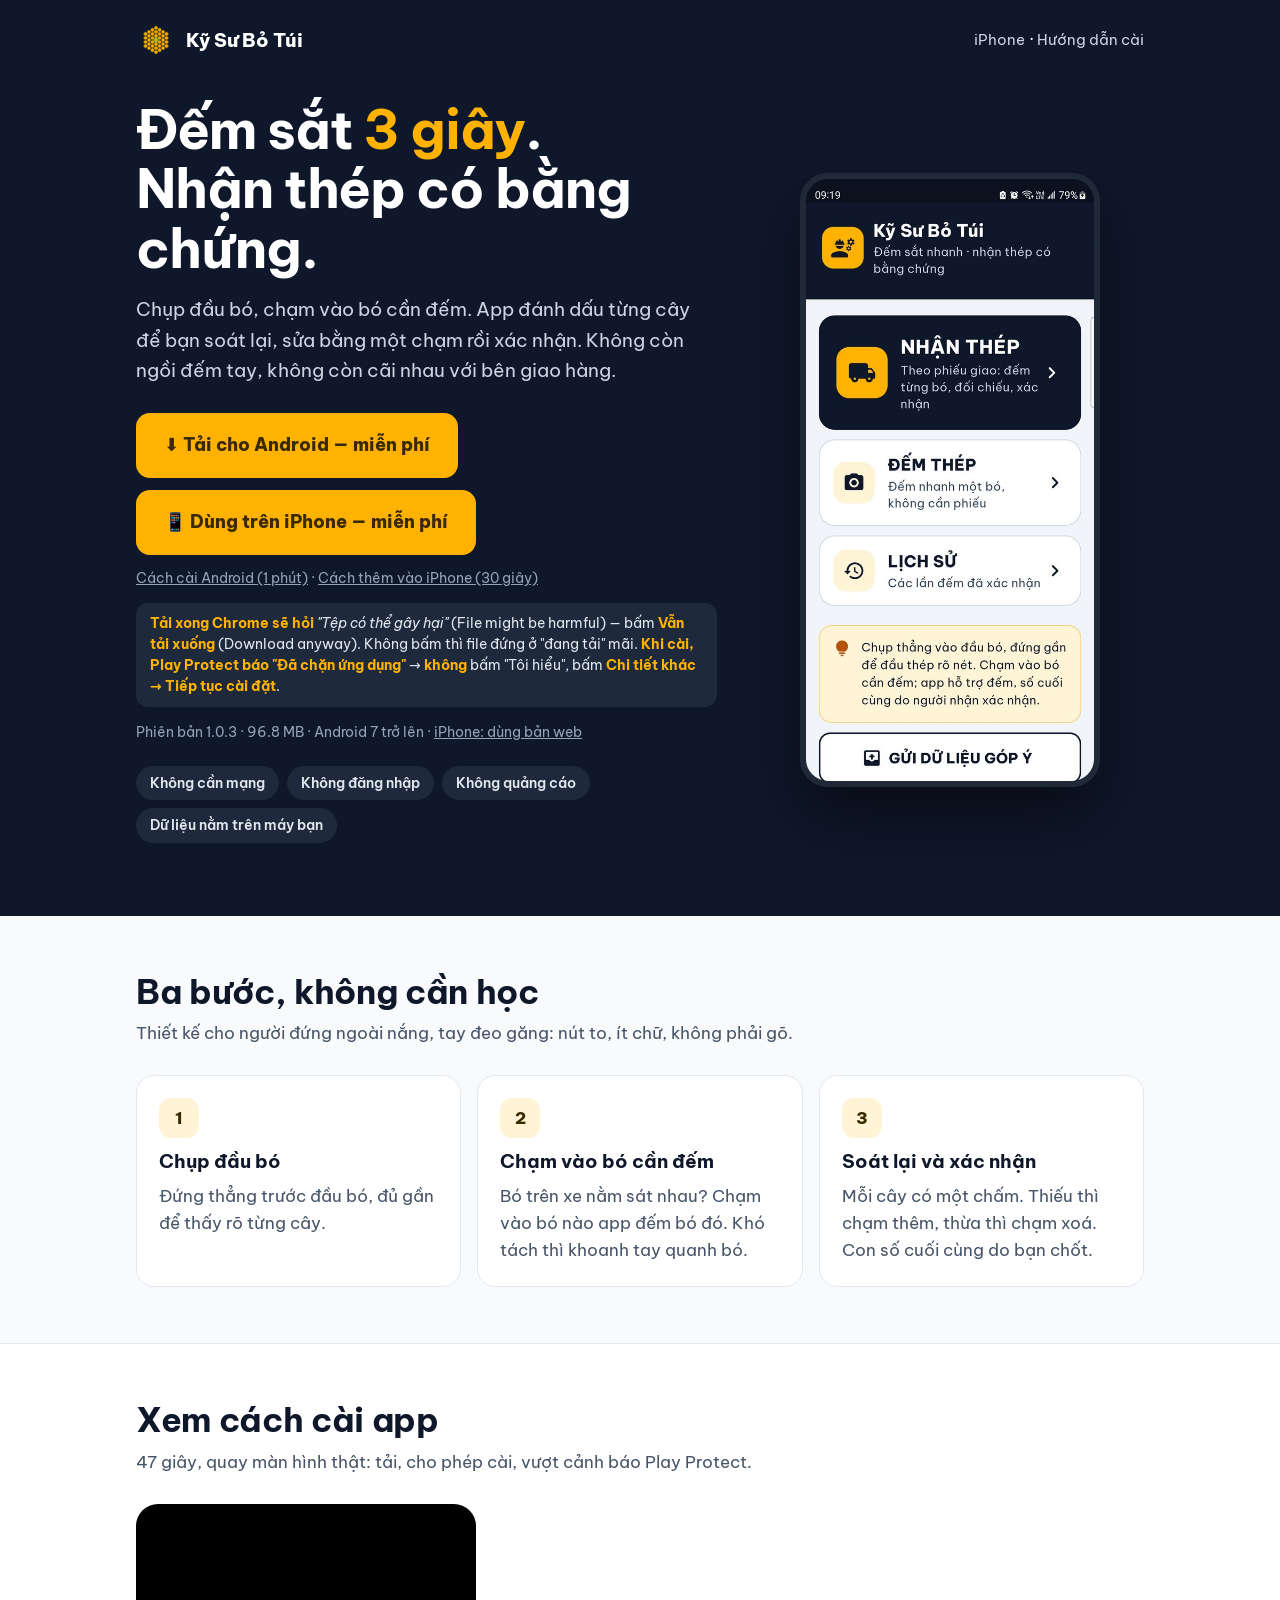
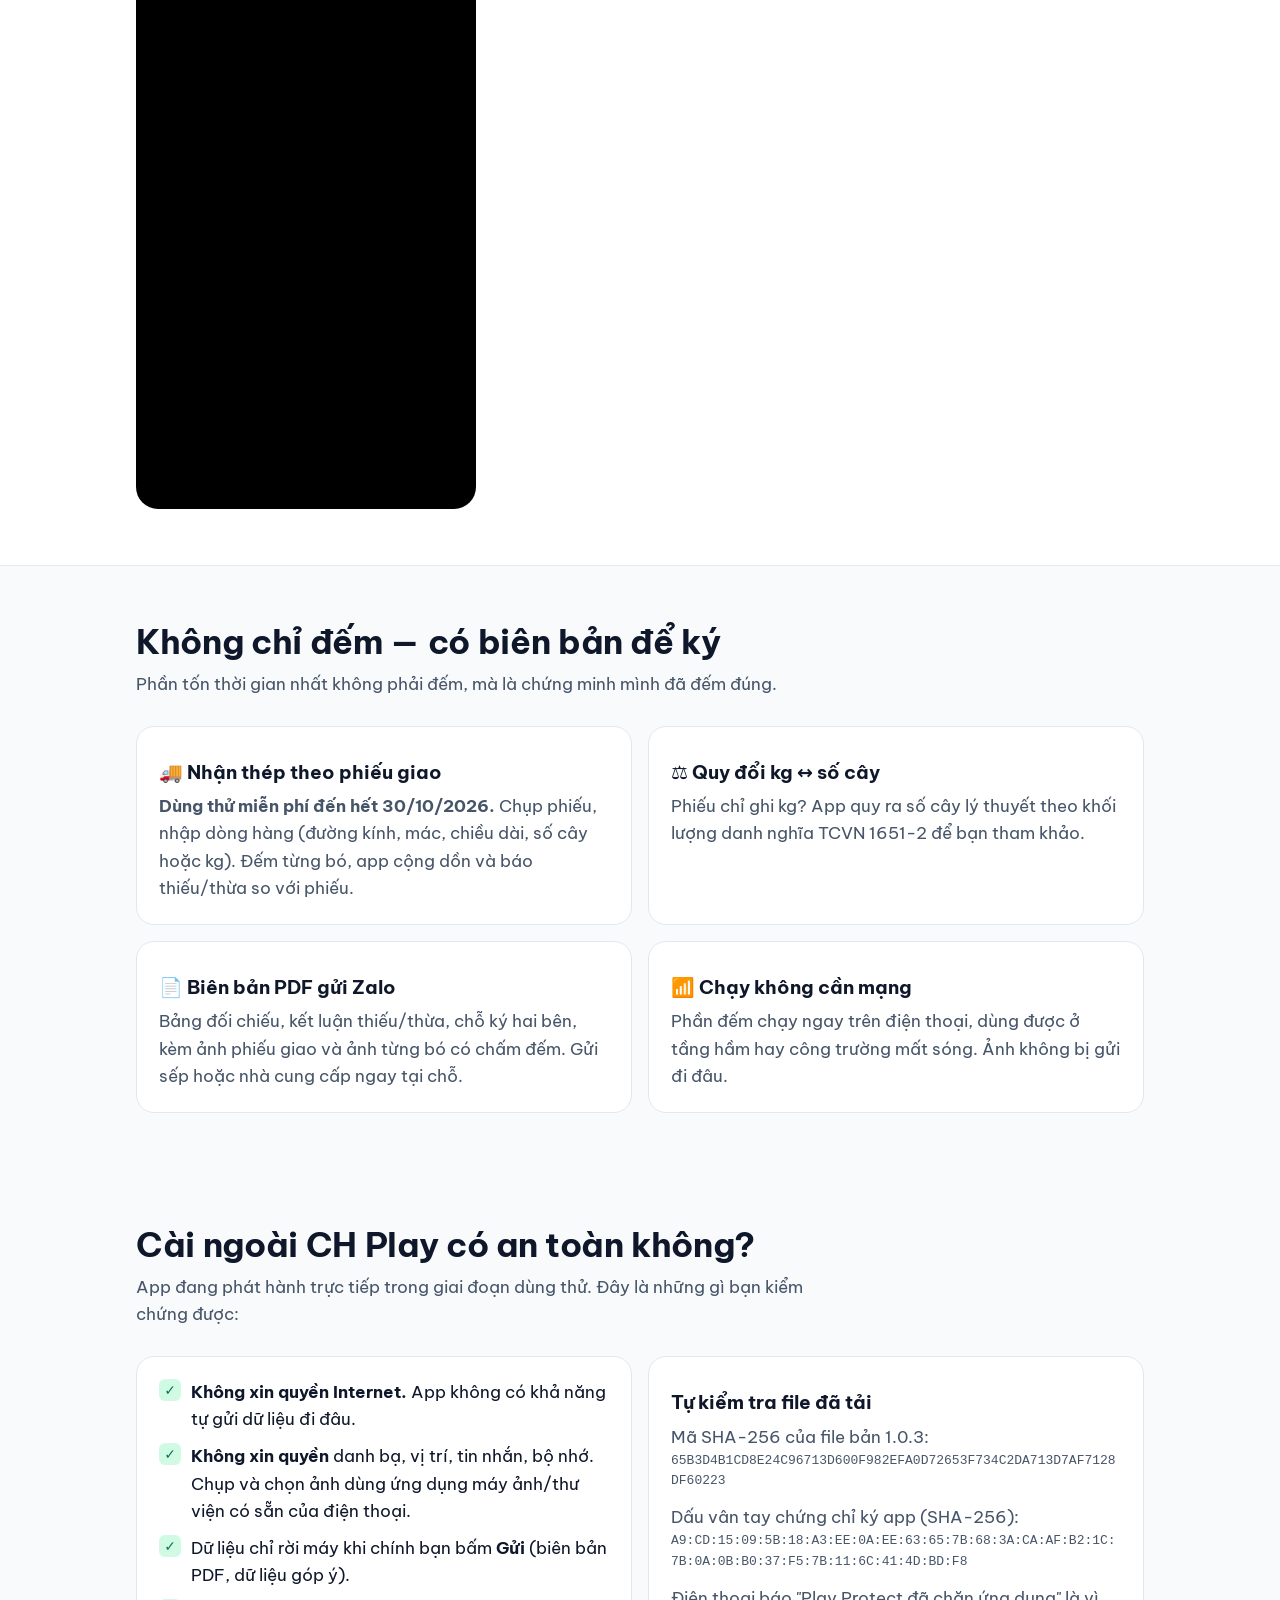
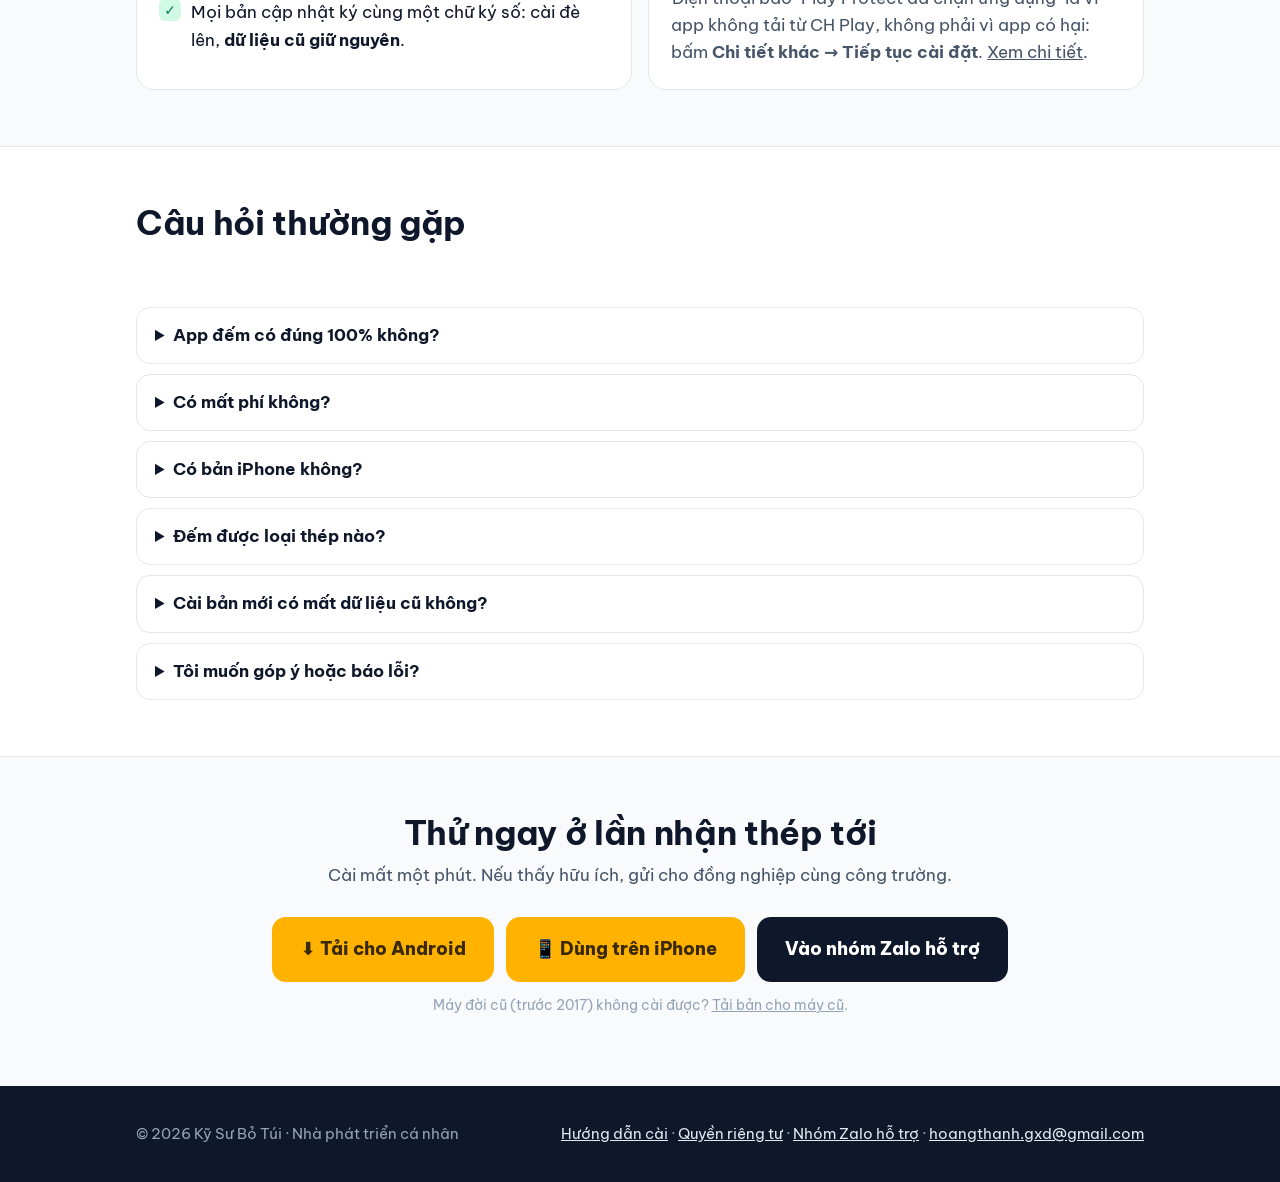
<file: index.html>
<!doctype html>
<html lang="vi">
<head>
  <meta charset="utf-8">
  <meta name="viewport" content="width=device-width, initial-scale=1">
  <title>Kỹ Sư Bỏ Túi — Đếm sắt bằng điện thoại</title>
  <meta name="description" content="App đếm sắt (thép cây) bằng camera điện thoại cho kỹ sư hiện trường và thủ kho. Chạm vào bó, app đánh dấu từng cây, bạn sửa và xác nhận. Nhận thép theo phiếu, xuất biên bản PDF có ảnh bằng chứng. Chạy không cần mạng.">
  <meta property="og:title" content="Kỹ Sư Bỏ Túi — Đếm sắt 3 giây">
  <meta property="og:description" content="Chụp đầu bó sắt, app đánh dấu và đếm từng cây. Biên bản nhận thép có ảnh bằng chứng, gửi Zalo ngay.">
  <meta property="og:image" content="img/icon-512.png">
  <link rel="icon" href="img/favicon.png">
  <link rel="preconnect" href="https://fonts.googleapis.com">
  <link rel="preconnect" href="https://fonts.gstatic.com" crossorigin>
  <link href="https://fonts.googleapis.com/css2?family=Be+Vietnam+Pro:wght@400;600;700;800&display=swap" rel="stylesheet">
  <link rel="stylesheet" href="site.css">
  <script src="site.js" defer></script>
</head>
<body>

<header class="hero">
  <div class="wrap">
    <nav class="nav">
      <a class="brand" href="./"><img src="img/icon-192.png" alt="">Kỹ Sư Bỏ Túi</a>
      <span><a class="small" href="iphone.html">iPhone</a> · <a class="small" href="cai-dat.html">Hướng dẫn cài</a></span>
    </nav>
    <div class="hero-grid">
      <div>
        <h1>Đếm sắt <em>3 giây</em>.<br>Nhận thép có bằng chứng.</h1>
        <p class="lead">Chụp đầu bó, chạm vào bó cần đếm. App đánh dấu từng cây để bạn soát lại, sửa bằng một chạm rồi xác nhận. Không còn ngồi đếm tay, không còn cãi nhau với bên giao hàng.</p>
        <div class="cta-row">
          <a class="btn btn-primary" data-apk>⬇ Tải cho Android — miễn phí</a>
          <a class="btn btn-primary" data-iphone href="iphone.html">📱 Dùng trên iPhone — miễn phí</a>
        </div>
        <p class="cta-meta"><a href="cai-dat.html">Cách cài Android (1 phút)</a> · <a href="iphone.html#cai">Cách thêm vào iPhone (30 giây)</a></p>
        <p class="dl-hint"><b>Tải xong Chrome sẽ hỏi</b> <i>"Tệp có thể gây hại"</i> (File might be harmful) — bấm <b>Vẫn tải xuống</b> (Download anyway). Không bấm thì file đứng ở "đang tải" mãi. <b>Khi cài, Play Protect báo "Đã chặn ứng dụng"</b> → <b>không</b> bấm "Tôi hiểu", bấm <b>Chi tiết khác → Tiếp tục cài đặt</b>.</p>
        <div class="cta-meta">Phiên bản <span data-text="version"></span> · <span data-text="apkSizeMb"></span> MB · Android 7 trở lên · <a href="iphone.html">iPhone: dùng bản web</a></div>
        <ul class="chips">
          <li>Không cần mạng</li>
          <li>Không đăng nhập</li>
          <li>Không quảng cáo</li>
          <li>Dữ liệu nằm trên máy bạn</li>
        </ul>
      </div>
      <div class="hero-shot"><img src="img/man-hinh-chinh.jpg" alt="Màn hình chính của app Kỹ Sư Bỏ Túi" width="540" height="1128"></div>
    </div>
  </div>
</header>

<main>
  <section>
    <div class="wrap">
      <h2>Ba bước, không cần học</h2>
      <p class="sub">Thiết kế cho người đứng ngoài nắng, tay đeo găng: nút to, ít chữ, không phải gõ.</p>
      <div class="grid-3">
        <div class="card"><div class="step-no">1</div><h3>Chụp đầu bó</h3><p>Đứng thẳng trước đầu bó, đủ gần để thấy rõ từng cây.</p></div>
        <div class="card"><div class="step-no">2</div><h3>Chạm vào bó cần đếm</h3><p>Bó trên xe nằm sát nhau? Chạm vào bó nào app đếm bó đó. Khó tách thì khoanh tay quanh bó.</p></div>
        <div class="card"><div class="step-no">3</div><h3>Soát lại và xác nhận</h3><p>Mỗi cây có một chấm. Thiếu thì chạm thêm, thừa thì chạm xoá. Con số cuối cùng do bạn chốt.</p></div>
      </div>
    </div>
  </section>

  <section class="alt" data-video>
    <div class="wrap">
      <h2>Xem cách cài app</h2>
      <p class="sub">47 giây, quay màn hình thật: tải, cho phép cài, vượt cảnh báo Play Protect.</p>
      <div class="video"></div>
    </div>
  </section>

  <section>
    <div class="wrap">
      <h2>Không chỉ đếm — có biên bản để ký</h2>
      <p class="sub">Phần tốn thời gian nhất không phải đếm, mà là chứng minh mình đã đếm đúng.</p>
      <div class="grid-2">
        <div class="card"><h3>🚚 Nhận thép theo phiếu giao</h3><p><b>Dùng thử miễn phí đến hết <span data-text="trialUntilVi"></span>.</b> Chụp phiếu, nhập dòng hàng (đường kính, mác, chiều dài, số cây hoặc kg). Đếm từng bó, app cộng dồn và báo thiếu/thừa so với phiếu.</p></div>
        <div class="card"><h3>⚖️ Quy đổi kg ↔ số cây</h3><p>Phiếu chỉ ghi kg? App quy ra số cây lý thuyết theo khối lượng danh nghĩa TCVN 1651-2 để bạn tham khảo.</p></div>
        <div class="card"><h3>📄 Biên bản PDF gửi Zalo</h3><p>Bảng đối chiếu, kết luận thiếu/thừa, chỗ ký hai bên, kèm ảnh phiếu giao và ảnh từng bó có chấm đếm. Gửi sếp hoặc nhà cung cấp ngay tại chỗ.</p></div>
        <div class="card"><h3>📶 Chạy không cần mạng</h3><p>Phần đếm chạy ngay trên điện thoại, dùng được ở tầng hầm hay công trường mất sóng. Ảnh không bị gửi đi đâu.</p></div>
      </div>
    </div>
  </section>

  <!-- Mục "Giao diện" (ảnh màn đếm bó + lịch sử): bật lại khi có ảnh bó thép
       tự chụp ở công trình. Không dùng ảnh thép lấy trên mạng (bản quyền). -->

  <section>
    <div class="wrap">
      <h2>Cài ngoài CH Play có an toàn không?</h2>
      <p class="sub">App đang phát hành trực tiếp trong giai đoạn dùng thử. Đây là những gì bạn kiểm chứng được:</p>
      <div class="grid-2">
        <div class="card">
          <ul class="checklist">
            <li><b>Không xin quyền Internet.</b> App không có khả năng tự gửi dữ liệu đi đâu.</li>
            <li><b>Không xin quyền</b> danh bạ, vị trí, tin nhắn, bộ nhớ. Chụp và chọn ảnh dùng ứng dụng máy ảnh/thư viện có sẵn của điện thoại.</li>
            <li>Dữ liệu chỉ rời máy khi chính bạn bấm <b>Gửi</b> (biên bản PDF, dữ liệu góp ý).</li>
            <li>Mọi bản cập nhật ký cùng một chữ ký số: cài đè lên, <b>dữ liệu cũ giữ nguyên</b>.</li>
          </ul>
        </div>
        <div class="card">
          <h3>Tự kiểm tra file đã tải</h3>
          <p>Mã SHA-256 của file bản <span data-text="version"></span>:</p>
          <p class="mono" data-text="apkSha256"></p>
          <p style="margin-top:12px">Dấu vân tay chứng chỉ ký app (SHA-256):</p>
          <p class="mono" data-text="certSha256"></p>
          <p style="margin-top:12px">Điện thoại báo "Play Protect đã chặn ứng dụng" là vì app không tải từ CH Play, không phải vì app có hại: bấm <b>Chi tiết khác → Tiếp tục cài đặt</b>. <a href="cai-dat.html#play-protect">Xem chi tiết</a>.</p>
        </div>
      </div>
    </div>
  </section>

  <section class="alt">
    <div class="wrap">
      <h2>Câu hỏi thường gặp</h2>
      <p class="sub">&nbsp;</p>
      <details><summary>App đếm có đúng 100% không?</summary><p>Không phần mềm nào đúng tuyệt đối với mọi ảnh. Vì vậy app hiện từng chấm cho bạn soát: chỗ nào thiếu chạm thêm, chỗ nào thừa chạm xoá. Ảnh chụp thẳng, rõ nét thì gần như chỉ cần xác nhận. Con số cuối cùng luôn do người nhận hàng chốt.</p></details>
      <details><summary>Có mất phí không?</summary><p><b>Đếm thép: miễn phí, không giới hạn.</b> Nhận thép theo phiếu giao + biên bản PDF: dùng thử miễn phí đến hết <span data-text="trialUntilVi"></span>, sau đó là gói trả phí (giá ưu đãi cho người dùng sớm — hỏi trong <a data-zalo></a>). Dữ liệu đã nhận vẫn giữ nguyên trên máy.</p></details>
      <details><summary>Có bản iPhone không?</summary><p>Có — <a href="iphone.html">bản web cho iPhone</a>: mở bằng Safari, thêm vào màn hình chính là dùng như app, không cần App Store. Có phần Đếm thép; Nhận thép theo phiếu + biên bản PDF hiện chỉ có trên Android.</p></details>
      <details><summary>Đếm được loại thép nào?</summary><p>Thép cây tròn bó (D10 trở lên) chụp từ đầu bó. Đường kính và mác thép bạn chọn khi nhập phiếu, app không tự đoán đường kính từ ảnh.</p></details>
      <details><summary>Cài bản mới có mất dữ liệu cũ không?</summary><p>Không. Tải file mới về, bấm cài đè lên là xong. Đừng gỡ app cũ trước khi cài, vì gỡ app sẽ xoá dữ liệu trên máy.</p></details>
      <details><summary>Tôi muốn góp ý hoặc báo lỗi?</summary><p>Liên hệ <a data-zalo></a> kèm ảnh chụp màn hình. Trong app có nút <b>Gửi dữ liệu góp ý</b> để gửi ảnh và kết quả đếm, giúp app đếm chính xác hơn.</p></details>
    </div>
  </section>

  <section>
    <div class="wrap" style="text-align:center">
      <h2>Thử ngay ở lần nhận thép tới</h2>
      <p class="sub" style="margin-left:auto;margin-right:auto">Cài mất một phút. Nếu thấy hữu ích, gửi cho đồng nghiệp cùng công trường.</p>
      <div class="cta-row" style="justify-content:center">
        <a class="btn btn-primary" data-apk>⬇ Tải cho Android</a>
        <a class="btn btn-primary" data-iphone href="iphone.html">📱 Dùng trên iPhone</a>
        <a class="btn btn-dark" data-zalo="button">Vào nhóm Zalo hỗ trợ</a>
      </div>
      <p class="cta-meta">Máy đời cũ (trước 2017) không cài được? <a data-apk-old>Tải bản cho máy cũ</a>.</p>
    </div>
  </section>
</main>

<footer>
  <div class="wrap cols">
    <div>© <span data-year></span> Kỹ Sư Bỏ Túi · Nhà phát triển cá nhân</div>
    <div><a href="cai-dat.html">Hướng dẫn cài</a> · <a href="chinh-sach-quyen-rieng-tu.html">Quyền riêng tư</a><span data-zalo-wrap> · <a data-zalo="title"></a></span> · <a data-email></a></div>
  </div>
</footer>
</body>
</html>
</file>
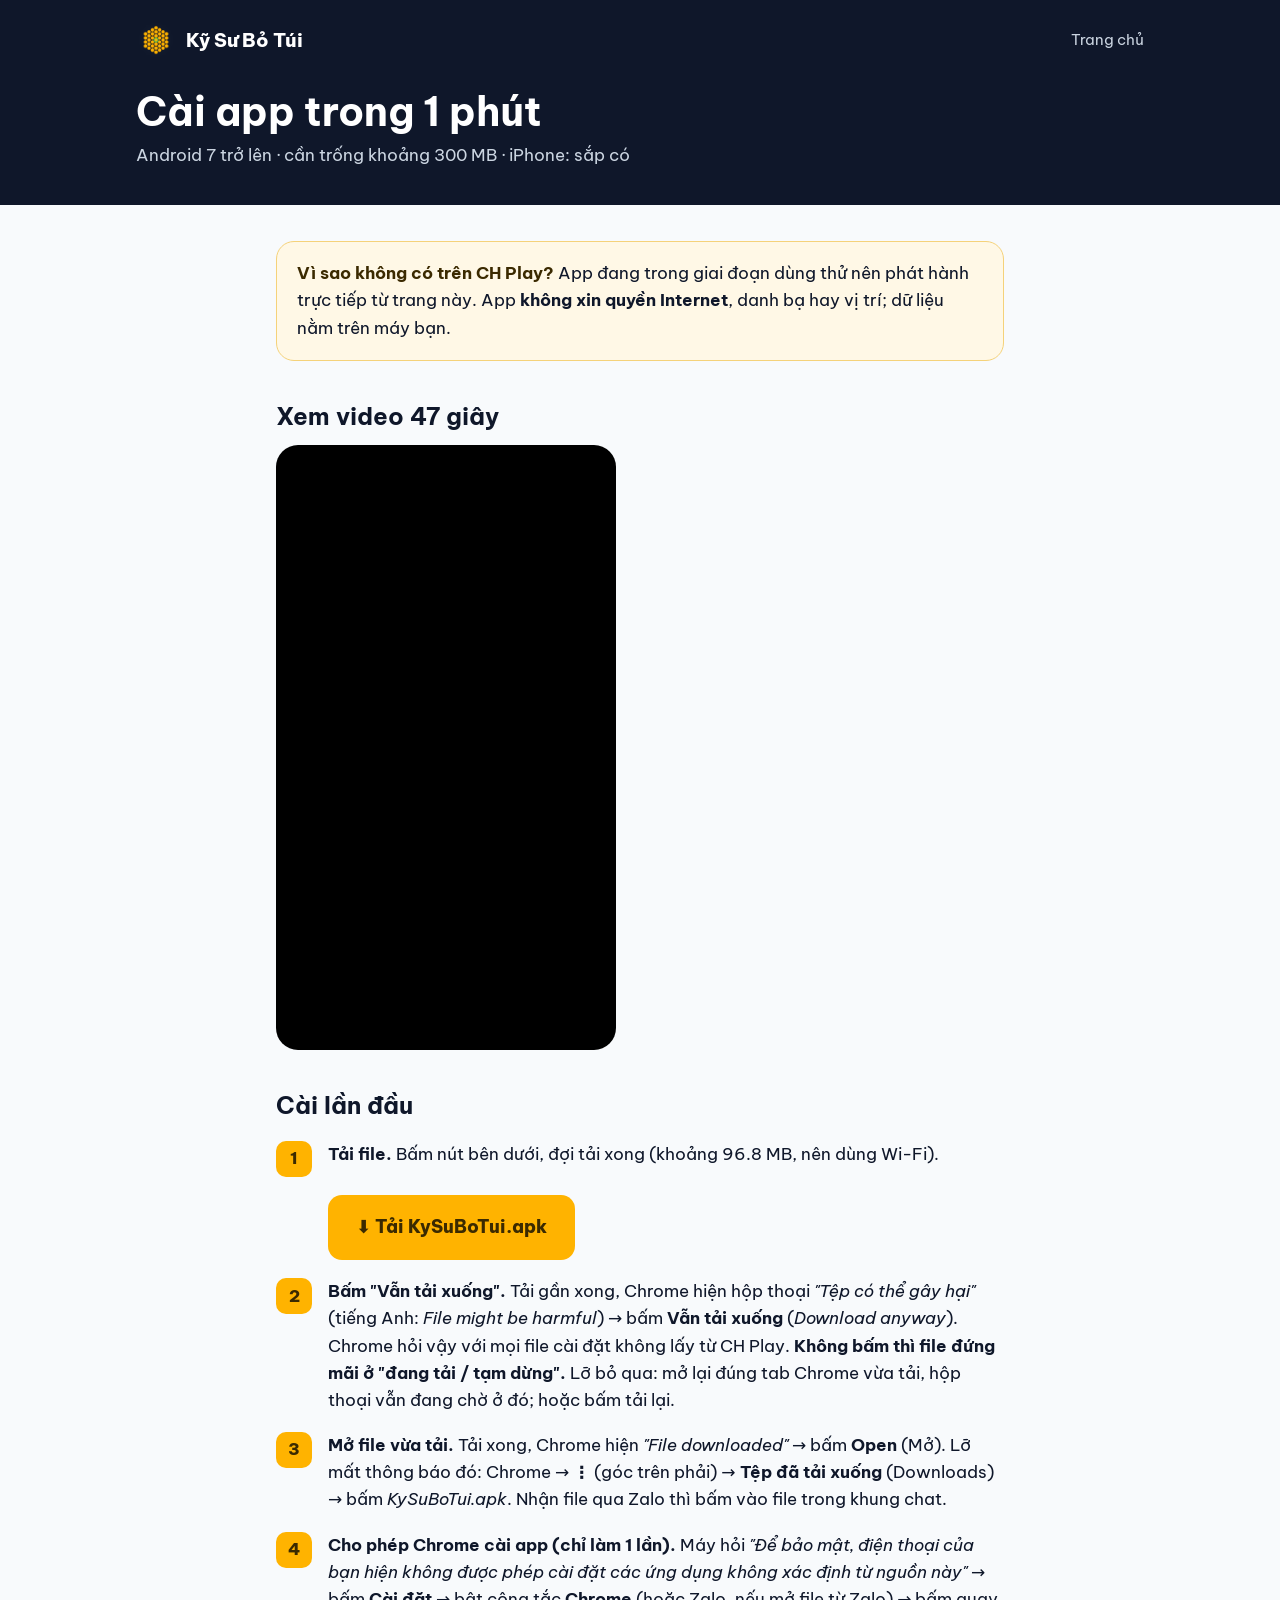
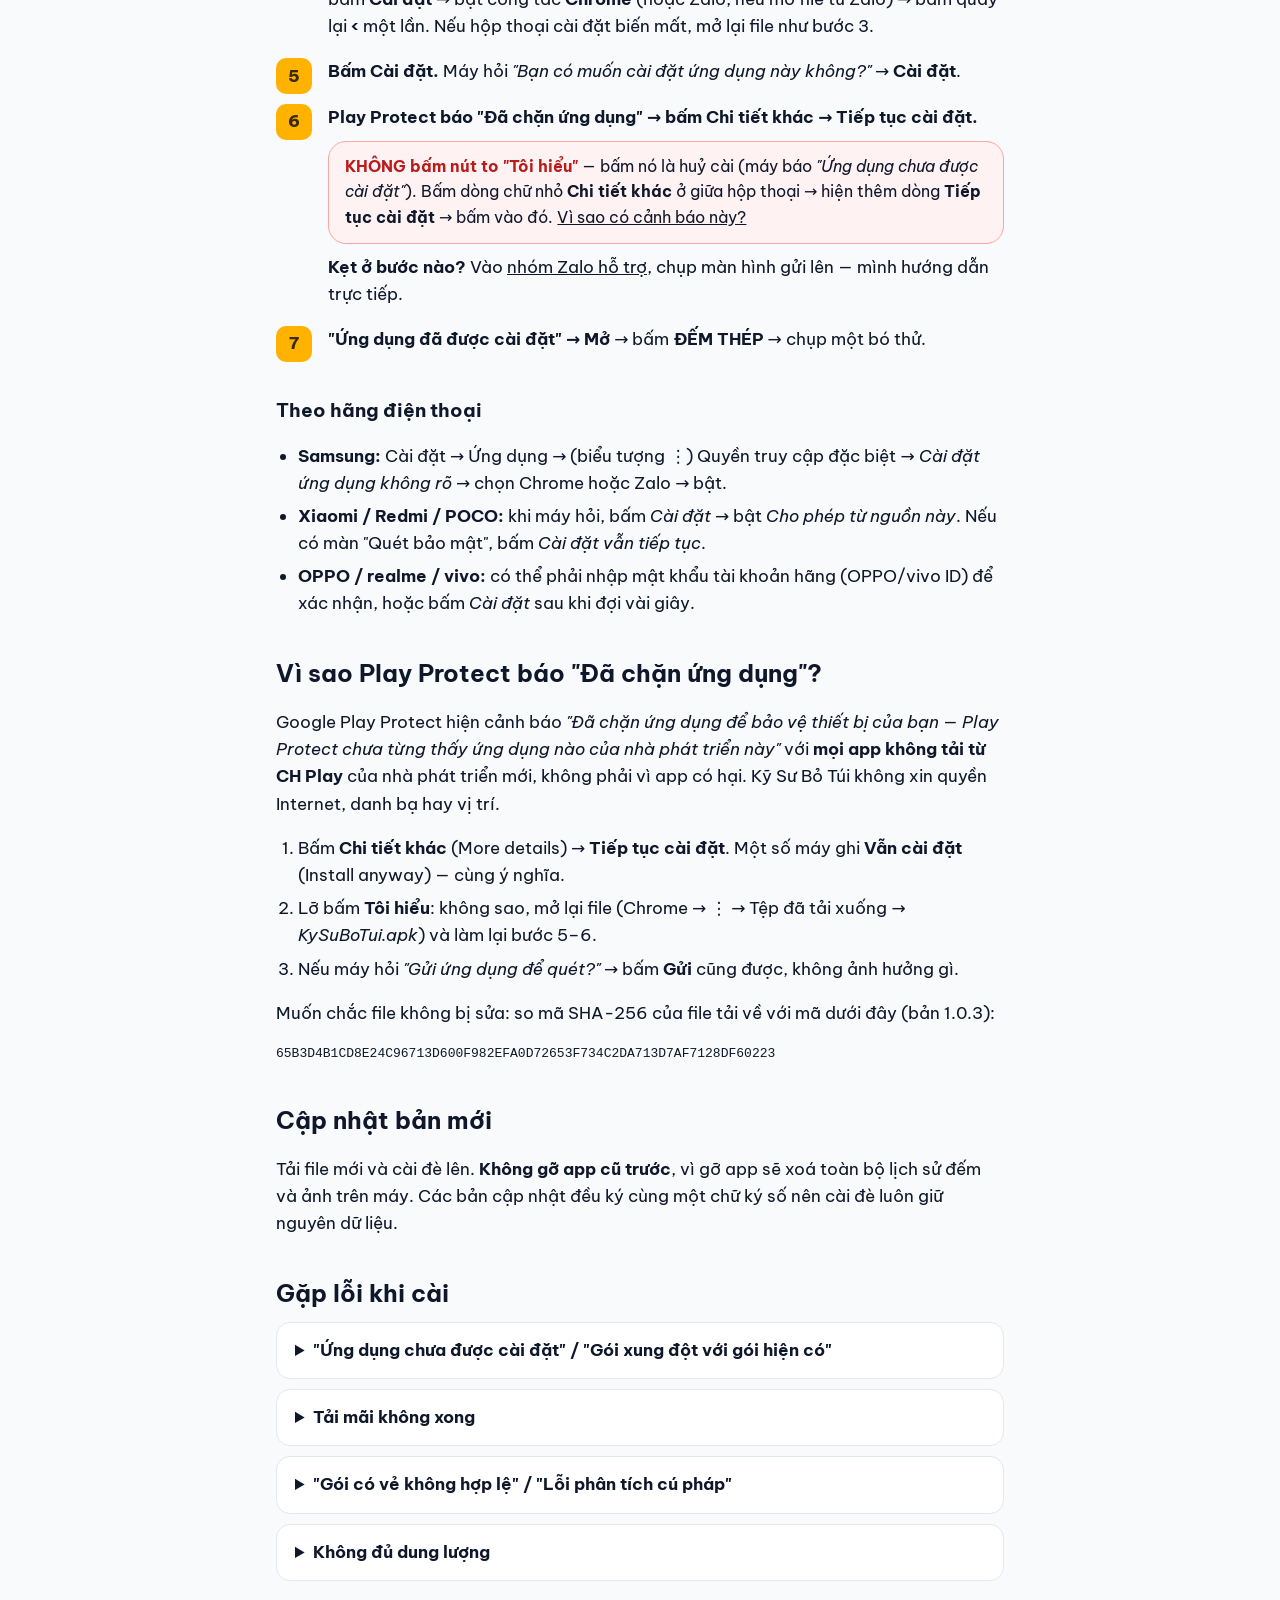
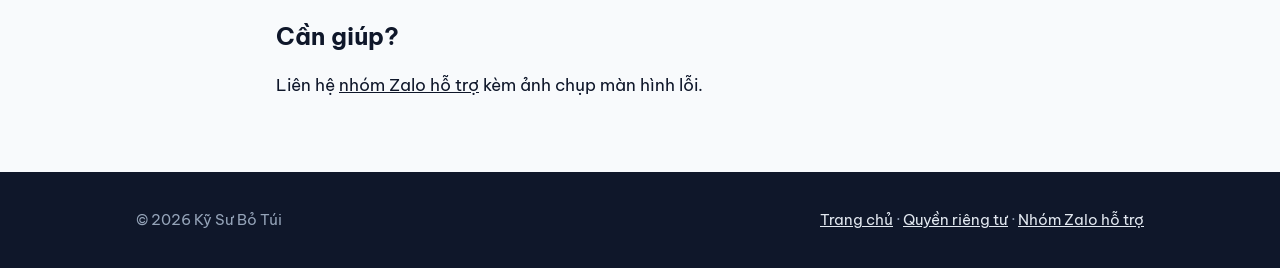
<file: cai-dat.html>
<!doctype html>
<html lang="vi">
<head>
  <meta charset="utf-8">
  <meta name="viewport" content="width=device-width, initial-scale=1">
  <title>Cách cài Kỹ Sư Bỏ Túi</title>
  <meta name="description" content="Hướng dẫn cài app Kỹ Sư Bỏ Túi trên điện thoại Android trong 1 phút, xử lý cảnh báo Play Protect và cập nhật bản mới không mất dữ liệu.">
  <link rel="icon" href="img/favicon.png">
  <link rel="preconnect" href="https://fonts.googleapis.com">
  <link rel="preconnect" href="https://fonts.gstatic.com" crossorigin>
  <link href="https://fonts.googleapis.com/css2?family=Be+Vietnam+Pro:wght@400;600;700;800&display=swap" rel="stylesheet">
  <link rel="stylesheet" href="site.css">
  <script src="site.js" defer></script>
</head>
<body>
<header class="page-head">
  <div class="wrap">
    <nav class="nav">
      <a class="brand" href="./"><img src="img/icon-192.png" alt="">Kỹ Sư Bỏ Túi</a>
      <a class="small" href="./">Trang chủ</a>
    </nav>
    <h1>Cài app trong 1 phút</h1>
    <p>Android 7 trở lên · cần trống khoảng 300 MB · iPhone: sắp có</p>
  </div>
</header>

<article>
  <div class="wrap">
    <div class="note"><strong>Vì sao không có trên CH Play?</strong> App đang trong giai đoạn dùng thử nên phát hành trực tiếp từ trang này. App <b>không xin quyền Internet</b>, danh bạ hay vị trí; dữ liệu nằm trên máy bạn.</div>

    <div data-video style="margin-top:28px">
      <h2>Xem video 47 giây</h2>
      <div class="video"></div>
    </div>

    <h2>Cài lần đầu</h2>
    <ol class="steps">
      <li><b>Tải file.</b> Bấm nút bên dưới, đợi tải xong (khoảng <span data-text="apkSizeMb"></span> MB, nên dùng Wi-Fi).<br><br><a class="btn btn-primary" data-apk>⬇ Tải KySuBoTui.apk</a></li>
      <li><b>Bấm "Vẫn tải xuống".</b> Tải gần xong, Chrome hiện hộp thoại <i>"Tệp có thể gây hại"</i> (tiếng Anh: <i>File might be harmful</i>) → bấm <b>Vẫn tải xuống</b> (<i>Download anyway</i>). Chrome hỏi vậy với mọi file cài đặt không lấy từ CH Play. <b>Không bấm thì file đứng mãi ở "đang tải / tạm dừng".</b> Lỡ bỏ qua: mở lại đúng tab Chrome vừa tải, hộp thoại vẫn đang chờ ở đó; hoặc bấm tải lại.</li>
      <li><b>Mở file vừa tải.</b> Tải xong, Chrome hiện <i>"File downloaded"</i> → bấm <b>Open</b> (Mở). Lỡ mất thông báo đó: Chrome → <b>⋮</b> (góc trên phải) → <b>Tệp đã tải xuống</b> (Downloads) → bấm <i>KySuBoTui.apk</i>. Nhận file qua Zalo thì bấm vào file trong khung chat.</li>
      <li><b>Cho phép Chrome cài app (chỉ làm 1 lần).</b> Máy hỏi <i>"Để bảo mật, điện thoại của bạn hiện không được phép cài đặt các ứng dụng không xác định từ nguồn này"</i> → bấm <b>Cài đặt</b> → bật công tắc <b>Chrome</b> (hoặc Zalo, nếu mở file từ Zalo) → bấm quay lại <b>‹</b> một lần. Nếu hộp thoại cài đặt biến mất, mở lại file như bước 3.</li>
      <li><b>Bấm Cài đặt.</b> Máy hỏi <i>"Bạn có muốn cài đặt ứng dụng này không?"</i> → <b>Cài đặt</b>.</li>
      <li><b>Play Protect báo "Đã chặn ứng dụng" → bấm Chi tiết khác → Tiếp tục cài đặt.</b>
        <div class="note warn"><strong>KHÔNG bấm nút to "Tôi hiểu"</strong> — bấm nó là huỷ cài (máy báo <i>"Ứng dụng chưa được cài đặt"</i>). Bấm dòng chữ nhỏ <b>Chi tiết khác</b> ở giữa hộp thoại → hiện thêm dòng <b>Tiếp tục cài đặt</b> → bấm vào đó. <a href="#play-protect">Vì sao có cảnh báo này?</a></div>
        <p style="margin:10px 0 0"><b>Kẹt ở bước nào?</b> Vào <a data-zalo></a>, chụp màn hình gửi lên — mình hướng dẫn trực tiếp.</p></li>
      <li><b>"Ứng dụng đã được cài đặt" → Mở</b> → bấm <b>ĐẾM THÉP</b> → chụp một bó thử.</li>
    </ol>

    <h3>Theo hãng điện thoại</h3>
    <ul>
      <li><b>Samsung:</b> Cài đặt → Ứng dụng → (biểu tượng ⋮) Quyền truy cập đặc biệt → <i>Cài đặt ứng dụng không rõ</i> → chọn Chrome hoặc Zalo → bật.</li>
      <li><b>Xiaomi / Redmi / POCO:</b> khi máy hỏi, bấm <i>Cài đặt</i> → bật <i>Cho phép từ nguồn này</i>. Nếu có màn "Quét bảo mật", bấm <i>Cài đặt vẫn tiếp tục</i>.</li>
      <li><b>OPPO / realme / vivo:</b> có thể phải nhập mật khẩu tài khoản hãng (OPPO/vivo ID) để xác nhận, hoặc bấm <i>Cài đặt</i> sau khi đợi vài giây.</li>
    </ul>

    <h2 id="play-protect">Vì sao Play Protect báo "Đã chặn ứng dụng"?</h2>
    <p>Google Play Protect hiện cảnh báo <i>"Đã chặn ứng dụng để bảo vệ thiết bị của bạn — Play Protect chưa từng thấy ứng dụng nào của nhà phát triển này"</i> với <b>mọi app không tải từ CH Play</b> của nhà phát triển mới, không phải vì app có hại. Kỹ Sư Bỏ Túi không xin quyền Internet, danh bạ hay vị trí.</p>
    <ol>
      <li>Bấm <b>Chi tiết khác</b> (More details) → <b>Tiếp tục cài đặt</b>. Một số máy ghi <b>Vẫn cài đặt</b> (Install anyway) — cùng ý nghĩa.</li>
      <li>Lỡ bấm <b>Tôi hiểu</b>: không sao, mở lại file (Chrome → ⋮ → Tệp đã tải xuống → <i>KySuBoTui.apk</i>) và làm lại bước 5–6.</li>
      <li>Nếu máy hỏi <i>"Gửi ứng dụng để quét?"</i> → bấm <b>Gửi</b> cũng được, không ảnh hưởng gì.</li>
    </ol>
    <p>Muốn chắc file không bị sửa: so mã SHA-256 của file tải về với mã dưới đây (bản <span data-text="version"></span>):</p>
    <p class="mono" data-text="apkSha256"></p>

    <h2>Cập nhật bản mới</h2>
    <p>Tải file mới và cài đè lên. <b>Không gỡ app cũ trước</b>, vì gỡ app sẽ xoá toàn bộ lịch sử đếm và ảnh trên máy. Các bản cập nhật đều ký cùng một chữ ký số nên cài đè luôn giữ nguyên dữ liệu.</p>

    <h2>Gặp lỗi khi cài</h2>
    <details><summary>"Ứng dụng chưa được cài đặt" / "Gói xung đột với gói hiện có"</summary><p>Máy đang có một bản thử nghiệm cũ, ký bằng chữ ký khác. Liên hệ <a data-zalo></a> để được hướng dẫn giữ lại dữ liệu trước khi gỡ bản cũ.</p></details>
    <details><summary>Tải mãi không xong</summary><p>Gần như luôn là do chưa bấm <b>Vẫn tải xuống</b> ở hộp thoại của Chrome (xem bước 2). Mở lại đúng tab Chrome đã bấm tải — hộp thoại vẫn đang chờ ở đó. Không thấy thì vào Chrome → ⋮ → <b>Tệp đã tải xuống</b>, xoá lượt tải dở rồi bấm tải lại.</p></details>
    <details><summary>"Gói có vẻ không hợp lệ" / "Lỗi phân tích cú pháp"</summary><p>File tải chưa xong hoặc bị lỗi. Xoá file, tải lại bằng Wi-Fi. Máy đời cũ (trước 2017) thì tải <a data-apk-old>bản cho máy cũ</a>.</p></details>
    <details><summary>Không đủ dung lượng</summary><p>App cần khoảng 300 MB trống lúc cài (sau khi cài chiếm khoảng 150 MB). Xoá bớt video/ảnh cũ rồi thử lại.</p></details>

    <h2>Cần giúp?</h2>
    <p>Liên hệ <a data-zalo></a> kèm ảnh chụp màn hình lỗi.</p>
  </div>
</article>

<footer>
  <div class="wrap cols">
    <div>© <span data-year></span> Kỹ Sư Bỏ Túi</div>
    <div><a href="./">Trang chủ</a> · <a href="chinh-sach-quyen-rieng-tu.html">Quyền riêng tư</a> · <a data-zalo="title"></a></div>
  </div>
</footer>
</body>
</html>
</file>
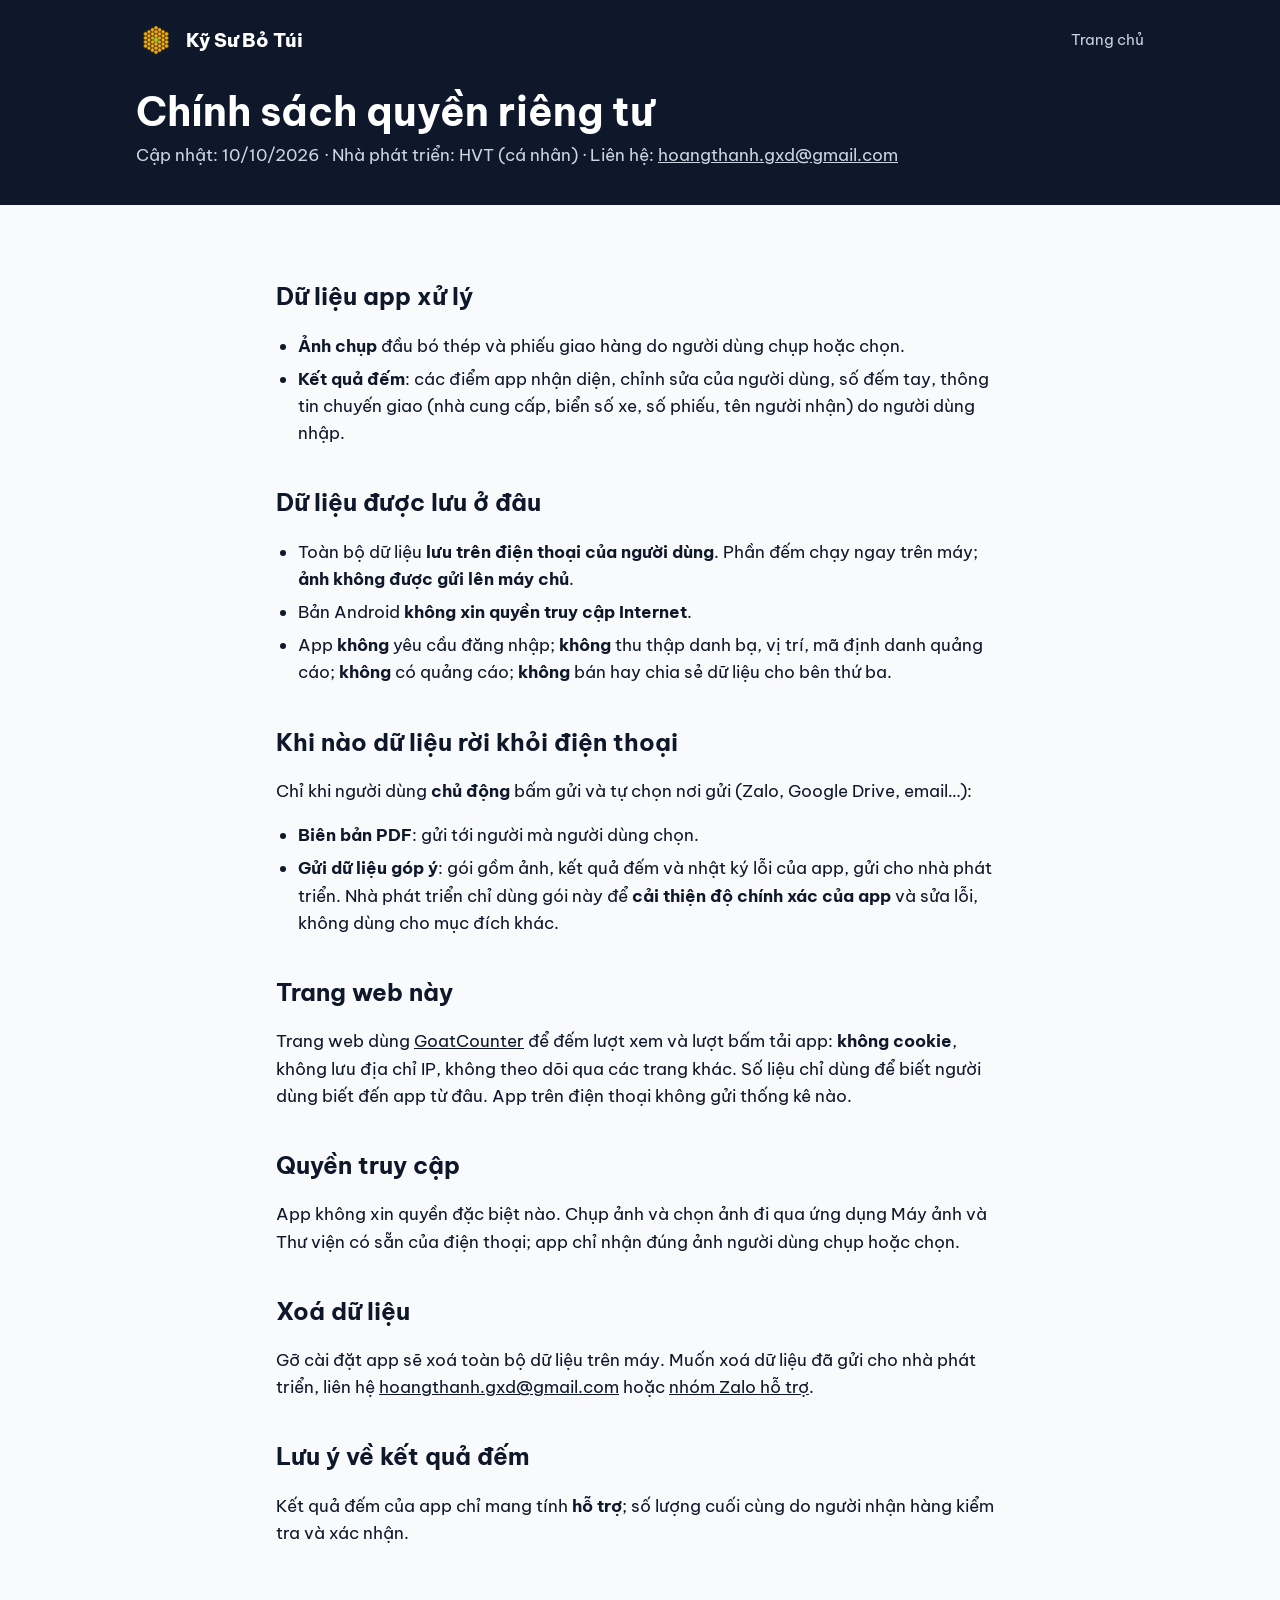
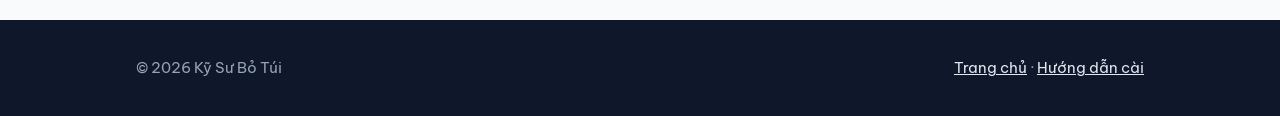
<file: chinh-sach-quyen-rieng-tu.html>
<!doctype html>
<html lang="vi">
<head>
  <meta charset="utf-8">
  <meta name="viewport" content="width=device-width, initial-scale=1">
  <title>Quyền riêng tư — Kỹ Sư Bỏ Túi</title>
  <meta name="description" content="Chính sách quyền riêng tư của app Kỹ Sư Bỏ Túi: dữ liệu lưu trên điện thoại, không gửi ảnh lên máy chủ, không quảng cáo.">
  <link rel="icon" href="img/favicon.png">
  <link rel="preconnect" href="https://fonts.googleapis.com">
  <link rel="preconnect" href="https://fonts.gstatic.com" crossorigin>
  <link href="https://fonts.googleapis.com/css2?family=Be+Vietnam+Pro:wght@400;600;700;800&display=swap" rel="stylesheet">
  <link rel="stylesheet" href="site.css">
  <script src="site.js" defer></script>
</head>
<body>
<header class="page-head">
  <div class="wrap">
    <nav class="nav">
      <a class="brand" href="./"><img src="img/icon-192.png" alt="">Kỹ Sư Bỏ Túi</a>
      <a class="small" href="./">Trang chủ</a>
    </nav>
    <h1>Chính sách quyền riêng tư</h1>
    <p>Cập nhật: 10/10/2026 · Nhà phát triển: HVT (cá nhân) · Liên hệ: <a data-email></a></p>
  </div>
</header>

<article>
  <div class="wrap">
    <h2>Dữ liệu app xử lý</h2>
    <ul>
      <li><b>Ảnh chụp</b> đầu bó thép và phiếu giao hàng do người dùng chụp hoặc chọn.</li>
      <li><b>Kết quả đếm</b>: các điểm app nhận diện, chỉnh sửa của người dùng, số đếm tay, thông tin chuyến giao (nhà cung cấp, biển số xe, số phiếu, tên người nhận) do người dùng nhập.</li>
    </ul>

    <h2>Dữ liệu được lưu ở đâu</h2>
    <ul>
      <li>Toàn bộ dữ liệu <b>lưu trên điện thoại của người dùng</b>. Phần đếm chạy ngay trên máy; <b>ảnh không được gửi lên máy chủ</b>.</li>
      <li>Bản Android <b>không xin quyền truy cập Internet</b>.</li>
      <li>App <b>không</b> yêu cầu đăng nhập; <b>không</b> thu thập danh bạ, vị trí, mã định danh quảng cáo; <b>không</b> có quảng cáo; <b>không</b> bán hay chia sẻ dữ liệu cho bên thứ ba.</li>
    </ul>

    <h2>Khi nào dữ liệu rời khỏi điện thoại</h2>
    <p>Chỉ khi người dùng <b>chủ động</b> bấm gửi và tự chọn nơi gửi (Zalo, Google Drive, email…):</p>
    <ul>
      <li><b>Biên bản PDF</b>: gửi tới người mà người dùng chọn.</li>
      <li><b>Gửi dữ liệu góp ý</b>: gói gồm ảnh, kết quả đếm và nhật ký lỗi của app, gửi cho nhà phát triển. Nhà phát triển chỉ dùng gói này để <b>cải thiện độ chính xác của app</b> và sửa lỗi, không dùng cho mục đích khác.</li>
    </ul>

    <h2>Trang web này</h2>
    <p>Trang web dùng <a href="https://www.goatcounter.com" rel="noopener">GoatCounter</a> để đếm lượt xem và lượt bấm tải app: <b>không cookie</b>, không lưu địa chỉ IP, không theo dõi qua các trang khác. Số liệu chỉ dùng để biết người dùng biết đến app từ đâu. App trên điện thoại không gửi thống kê nào.</p>

    <h2>Quyền truy cập</h2>
    <p>App không xin quyền đặc biệt nào. Chụp ảnh và chọn ảnh đi qua ứng dụng Máy ảnh và Thư viện có sẵn của điện thoại; app chỉ nhận đúng ảnh người dùng chụp hoặc chọn.</p>

    <h2>Xoá dữ liệu</h2>
    <p>Gỡ cài đặt app sẽ xoá toàn bộ dữ liệu trên máy. Muốn xoá dữ liệu đã gửi cho nhà phát triển, liên hệ <a data-email></a><span data-zalo-wrap> hoặc <a data-zalo></a></span>.</p>

    <h2>Lưu ý về kết quả đếm</h2>
    <p>Kết quả đếm của app chỉ mang tính <b>hỗ trợ</b>; số lượng cuối cùng do người nhận hàng kiểm tra và xác nhận.</p>
  </div>
</article>

<footer>
  <div class="wrap cols">
    <div>© <span data-year></span> Kỹ Sư Bỏ Túi</div>
    <div><a href="./">Trang chủ</a> · <a href="cai-dat.html">Hướng dẫn cài</a></div>
  </div>
</footer>
</body>
</html>
</file>
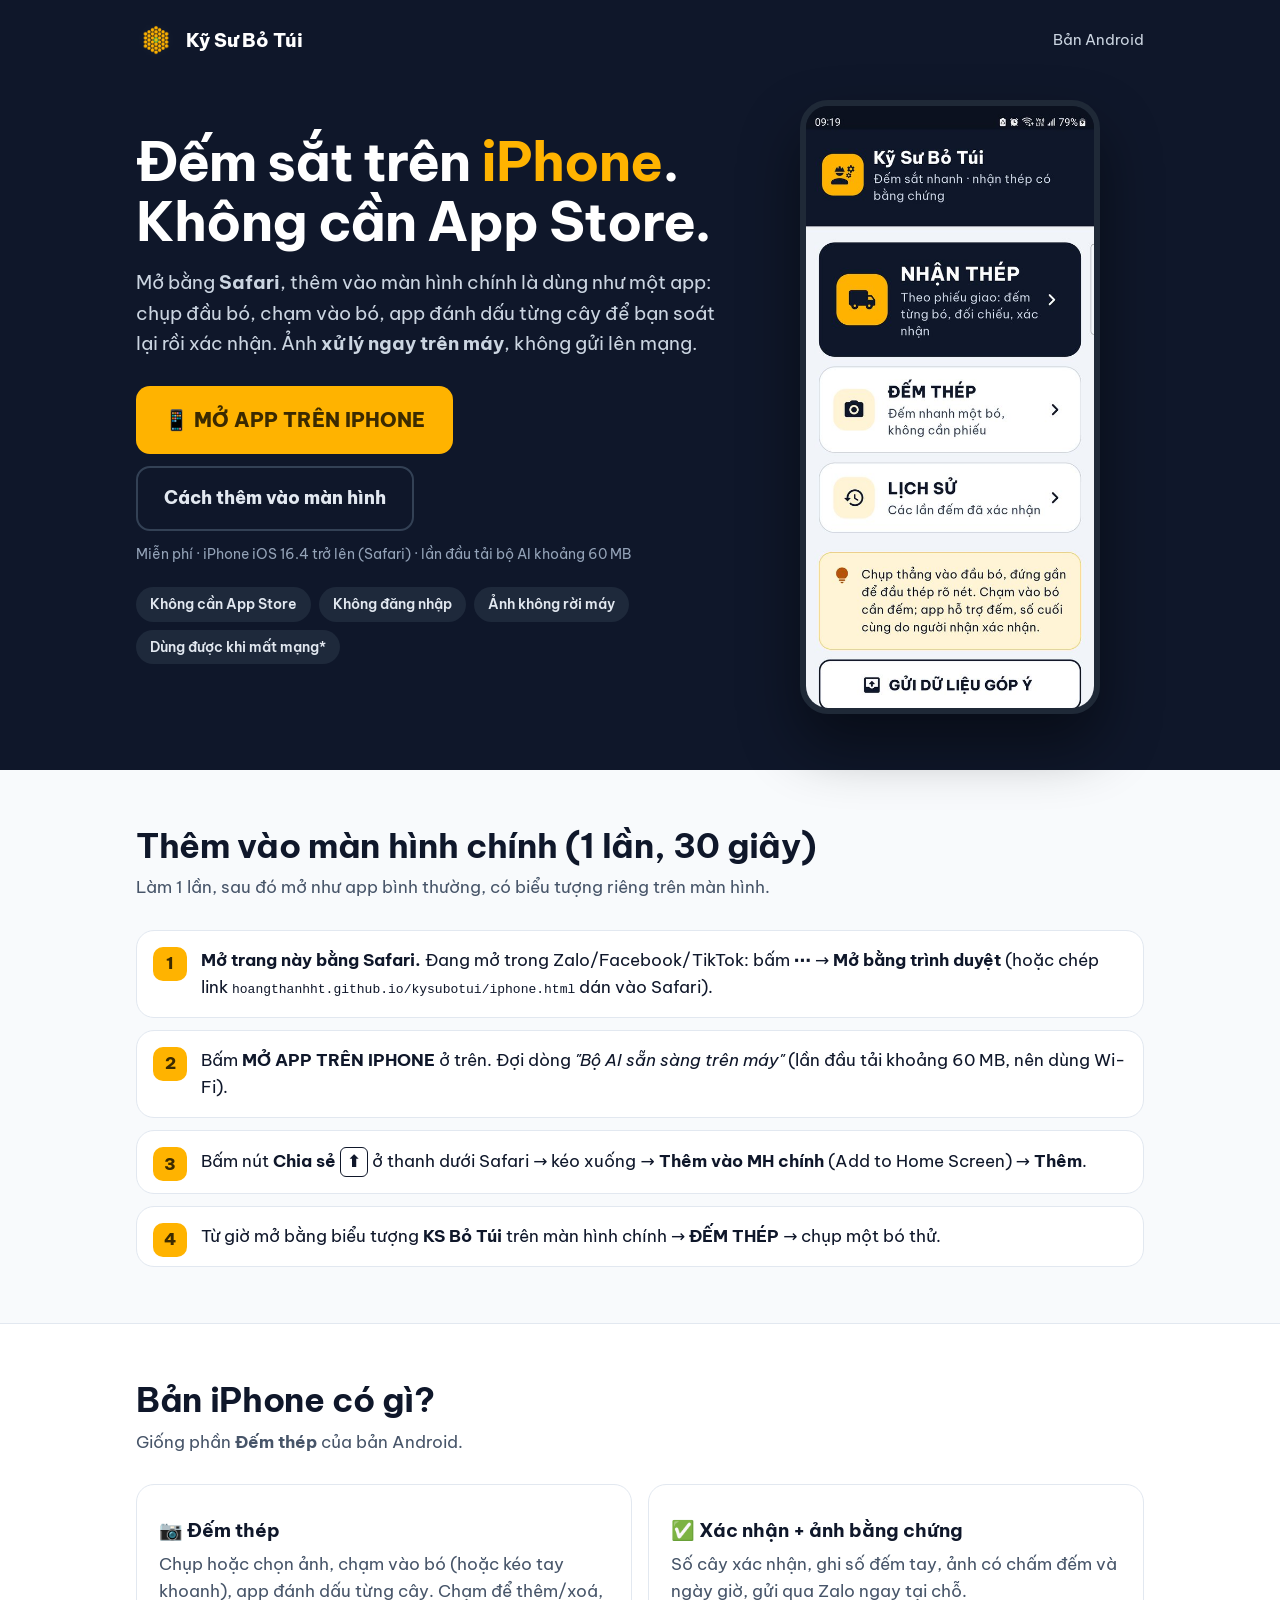
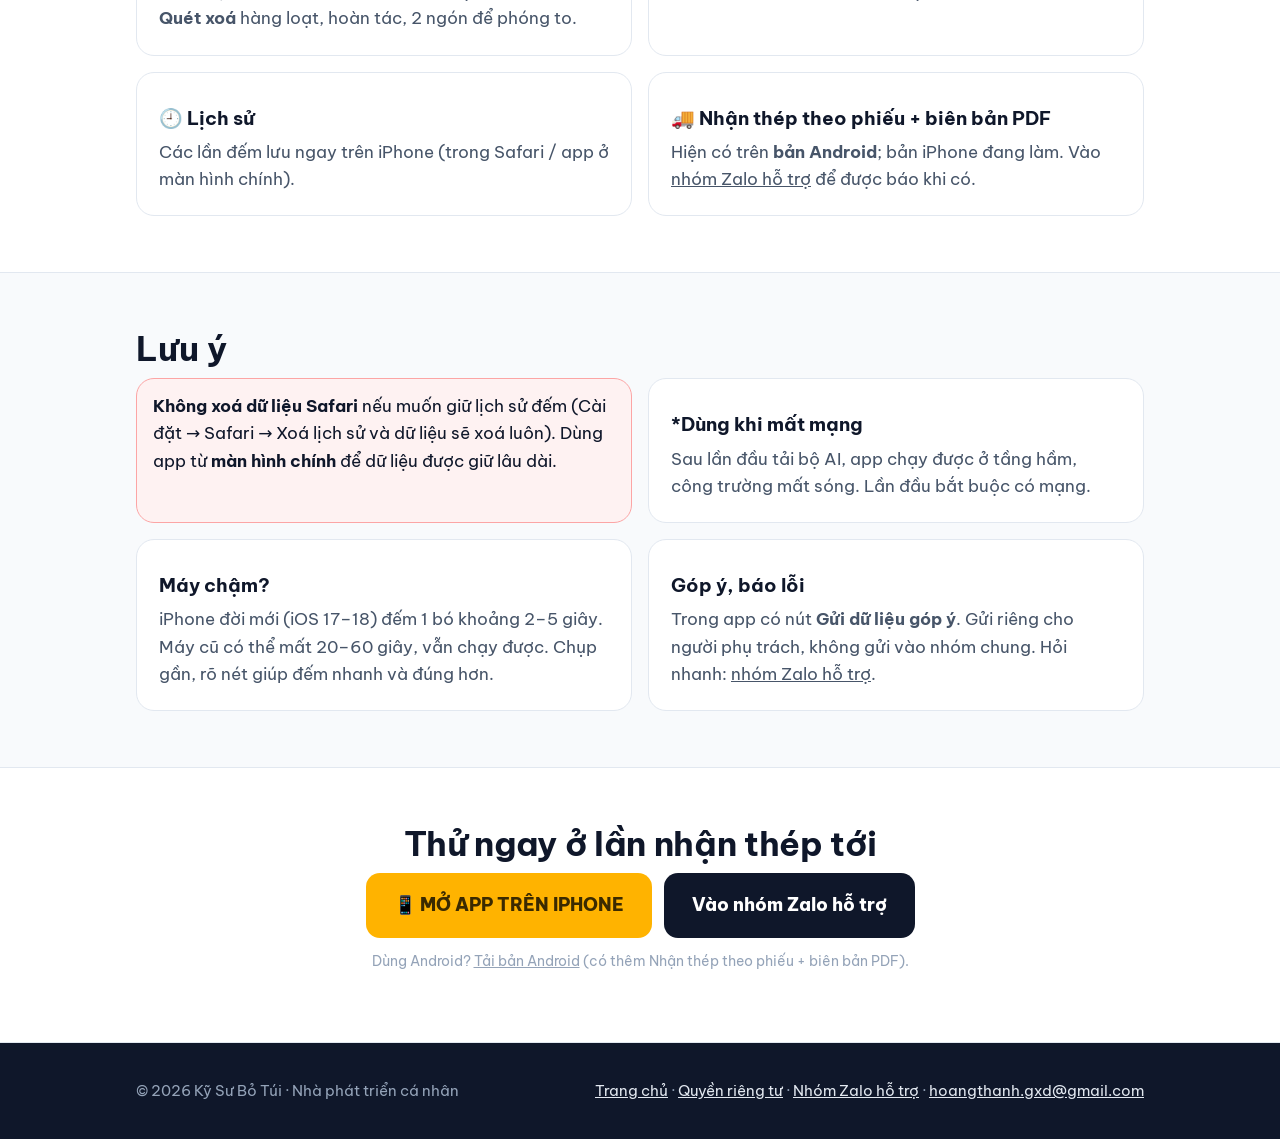
<file: iphone.html>
<!doctype html>
<html lang="vi">
<head>
  <meta charset="utf-8">
  <meta name="viewport" content="width=device-width, initial-scale=1">
  <title>Kỹ Sư Bỏ Túi cho iPhone</title>
  <meta name="description" content="Dùng app đếm thép Kỹ Sư Bỏ Túi trên iPhone: mở bằng Safari, thêm vào màn hình chính là dùng như app. Không cần App Store, ảnh xử lý ngay trên máy.">
  <meta property="og:title" content="Kỹ Sư Bỏ Túi cho iPhone — đếm sắt 3 giây">
  <meta property="og:description" content="Mở bằng Safari, thêm vào màn hình chính là dùng như app. Không cần App Store.">
  <meta property="og:image" content="img/icon-512.png">
  <link rel="icon" href="img/favicon.png">
  <link rel="apple-touch-icon" href="img/icon-192.png">
  <link rel="preconnect" href="https://fonts.googleapis.com">
  <link rel="preconnect" href="https://fonts.gstatic.com" crossorigin>
  <link href="https://fonts.googleapis.com/css2?family=Be+Vietnam+Pro:wght@400;600;700;800&display=swap" rel="stylesheet">
  <link rel="stylesheet" href="site.css">
  <script src="site.js" defer></script>
  <style>
    .phone-steps { counter-reset: s; list-style: none; padding: 0; margin: 0; display: grid; gap: 12px; }
    .phone-steps li { counter-increment: s; position: relative; background: var(--card); border: 1px solid var(--line); border-radius: var(--radius); padding: 16px 16px 16px 64px; }
    .phone-steps li::before { content: counter(s); position: absolute; left: 16px; top: 16px; width: 34px; height: 34px; border-radius: 10px;
      background: var(--amber); color: var(--amber-ink); font-weight: 800; display: grid; place-items: center; }
    .kbd { display: inline-block; border: 1.5px solid currentColor; border-radius: 6px; padding: 0 6px; font-weight: 700; }
    .warn-box { background: #fef2f2; border: 1px solid #fca5a5; border-radius: var(--radius); padding: 14px 16px; }
    .open-btn { font-size: 20px; }
  </style>
</head>
<body>
<header class="hero">
  <div class="wrap">
    <nav class="nav">
      <a class="brand" href="./"><img src="img/icon-192.png" alt="">Kỹ Sư Bỏ Túi</a>
      <a class="small" href="./">Bản Android</a>
    </nav>
    <div class="hero-grid">
      <div>
        <h1>Đếm sắt trên <em>iPhone</em>.<br>Không cần App Store.</h1>
        <p class="lead">Mở bằng <b>Safari</b>, thêm vào màn hình chính là dùng như một app: chụp đầu bó, chạm vào bó, app đánh dấu từng cây để bạn soát lại rồi xác nhận. Ảnh <b>xử lý ngay trên máy</b>, không gửi lên mạng.</p>
        <div class="cta-row">
          <a class="btn btn-primary open-btn" href="app/?ref=iphone-page" id="open-app">📱 MỞ APP TRÊN IPHONE</a>
          <a class="btn btn-ghost" href="#cai">Cách thêm vào màn hình</a>
        </div>
        <div class="cta-meta">Miễn phí · iPhone iOS 16.4 trở lên (Safari) · lần đầu tải bộ AI khoảng 60 MB</div>
        <ul class="chips">
          <li>Không cần App Store</li>
          <li>Không đăng nhập</li>
          <li>Ảnh không rời máy</li>
          <li>Dùng được khi mất mạng*</li>
        </ul>
      </div>
      <div class="hero-shot"><img src="img/man-hinh-chinh.jpg" alt="Màn hình app Kỹ Sư Bỏ Túi" width="540" height="1128"></div>
    </div>
  </div>
</header>

<main>
  <section id="cai">
    <div class="wrap">
      <h2>Thêm vào màn hình chính (1 lần, 30 giây)</h2>
      <p class="sub">Làm 1 lần, sau đó mở như app bình thường, có biểu tượng riêng trên màn hình.</p>
      <ol class="phone-steps">
        <li><b>Mở trang này bằng Safari.</b> Đang mở trong Zalo/Facebook/TikTok: bấm <b>⋯</b> → <b>Mở bằng trình duyệt</b> (hoặc chép link <span class="mono">hoangthanhht.github.io/kysubotui/iphone.html</span> dán vào Safari).</li>
        <li>Bấm <b>MỞ APP TRÊN IPHONE</b> ở trên. Đợi dòng <i>"Bộ AI sẵn sàng trên máy"</i> (lần đầu tải khoảng 60 MB, nên dùng Wi-Fi).</li>
        <li>Bấm nút <b>Chia sẻ</b> <span class="kbd">⬆︎</span> ở thanh dưới Safari → kéo xuống → <b>Thêm vào MH chính</b> (Add to Home Screen) → <b>Thêm</b>.</li>
        <li>Từ giờ mở bằng biểu tượng <b>KS Bỏ Túi</b> trên màn hình chính → <b>ĐẾM THÉP</b> → chụp một bó thử.</li>
      </ol>
    </div>
  </section>

  <section class="alt">
    <div class="wrap">
      <h2>Bản iPhone có gì?</h2>
      <p class="sub">Giống phần <b>Đếm thép</b> của bản Android.</p>
      <div class="grid-2">
        <div class="card"><h3>📷 Đếm thép</h3><p>Chụp hoặc chọn ảnh, chạm vào bó (hoặc kéo tay khoanh), app đánh dấu từng cây. Chạm để thêm/xoá, <b>Quét xoá</b> hàng loạt, hoàn tác, 2 ngón để phóng to.</p></div>
        <div class="card"><h3>✅ Xác nhận + ảnh bằng chứng</h3><p>Số cây xác nhận, ghi số đếm tay, ảnh có chấm đếm và ngày giờ, gửi qua Zalo ngay tại chỗ.</p></div>
        <div class="card"><h3>🕘 Lịch sử</h3><p>Các lần đếm lưu ngay trên iPhone (trong Safari / app ở màn hình chính).</p></div>
        <div class="card"><h3>🚚 Nhận thép theo phiếu + biên bản PDF</h3><p>Hiện có trên <b>bản Android</b>; bản iPhone đang làm. Vào <a data-zalo></a> để được báo khi có.</p></div>
      </div>
    </div>
  </section>

  <section>
    <div class="wrap">
      <h2>Lưu ý</h2>
      <div class="grid-2">
        <div class="warn-box"><b>Không xoá dữ liệu Safari</b> nếu muốn giữ lịch sử đếm (Cài đặt → Safari → Xoá lịch sử và dữ liệu sẽ xoá luôn). Dùng app từ <b>màn hình chính</b> để dữ liệu được giữ lâu dài.</div>
        <div class="card"><h3>*Dùng khi mất mạng</h3><p>Sau lần đầu tải bộ AI, app chạy được ở tầng hầm, công trường mất sóng. Lần đầu bắt buộc có mạng.</p></div>
        <div class="card"><h3>Máy chậm?</h3><p>iPhone đời mới (iOS 17–18) đếm 1 bó khoảng 2–5 giây. Máy cũ có thể mất 20–60 giây, vẫn chạy được. Chụp gần, rõ nét giúp đếm nhanh và đúng hơn.</p></div>
        <div class="card"><h3>Góp ý, báo lỗi</h3><p>Trong app có nút <b>Gửi dữ liệu góp ý</b>. Gửi riêng cho người phụ trách, không gửi vào nhóm chung. Hỏi nhanh: <a data-zalo></a>.</p></div>
      </div>
    </div>
  </section>

  <section class="alt">
    <div class="wrap" style="text-align:center">
      <h2>Thử ngay ở lần nhận thép tới</h2>
      <div class="cta-row" style="justify-content:center">
        <a class="btn btn-primary" href="app/?ref=iphone-page">📱 MỞ APP TRÊN IPHONE</a>
        <a class="btn btn-dark" data-zalo="button">Vào nhóm Zalo hỗ trợ</a>
      </div>
      <p class="cta-meta">Dùng Android? <a href="./">Tải bản Android</a> (có thêm Nhận thép theo phiếu + biên bản PDF).</p>
    </div>
  </section>
</main>

<footer>
  <div class="wrap cols">
    <div>© <span data-year></span> Kỹ Sư Bỏ Túi · Nhà phát triển cá nhân</div>
    <div><a href="./">Trang chủ</a> · <a href="chinh-sach-quyen-rieng-tu.html">Quyền riêng tư</a><span data-zalo-wrap> · <a data-zalo="title"></a></span> · <a data-email></a></div>
  </div>
</footer>
</body>
</html>
</file>
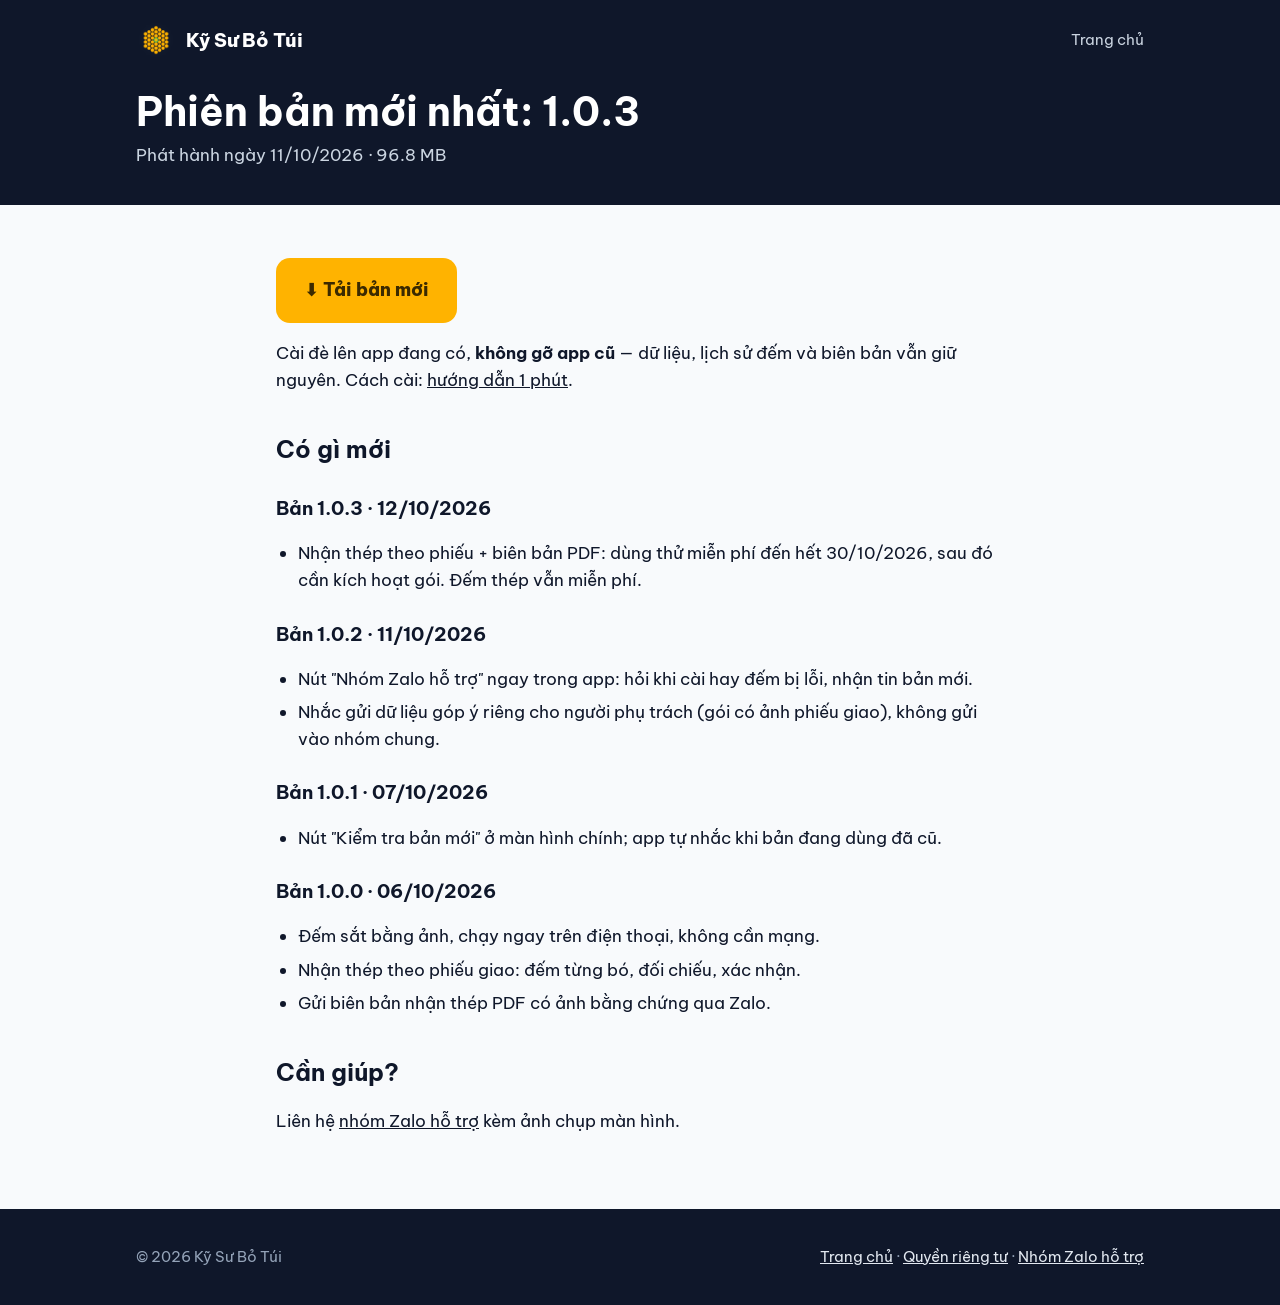
<file: phien-ban.html>
<!doctype html>
<html lang="vi">
<head>
  <meta charset="utf-8">
  <meta name="viewport" content="width=device-width, initial-scale=1">
  <title>Phiên bản Kỹ Sư Bỏ Túi</title>
  <meta name="description" content="Kiểm tra bản mới của app Kỹ Sư Bỏ Túi và những thay đổi trong từng phiên bản.">
  <meta name="robots" content="noindex">
  <link rel="icon" href="img/favicon.png">
  <link rel="preconnect" href="https://fonts.googleapis.com">
  <link rel="preconnect" href="https://fonts.gstatic.com" crossorigin>
  <link href="https://fonts.googleapis.com/css2?family=Be+Vietnam+Pro:wght@400;600;700;800&display=swap" rel="stylesheet">
  <link rel="stylesheet" href="site.css">
  <script src="site.js" defer></script>
</head>
<body>
<header class="page-head">
  <div class="wrap">
    <nav class="nav">
      <a class="brand" href="./"><img src="img/icon-192.png" alt="">Kỹ Sư Bỏ Túi</a>
      <a class="small" href="./">Trang chủ</a>
    </nav>
    <h1 id="status-title">Phiên bản mới nhất: <span data-text="version"></span></h1>
    <p id="status-text">Phát hành ngày <span data-text="releaseDate"></span> · <span data-text="apkSizeMb"></span> MB</p>
  </div>
</header>

<article>
  <div class="wrap">
    <div id="update-box" class="note" hidden></div>
    <p id="update-cta" hidden><a class="btn btn-primary" data-apk>⬇ Tải bản mới</a></p>
    <p>Cài đè lên app đang có, <b>không gỡ app cũ</b> — dữ liệu, lịch sử đếm và biên bản vẫn giữ nguyên. Cách cài: <a href="cai-dat.html">hướng dẫn 1 phút</a>.</p>

    <h2>Có gì mới</h2>
    <div id="changelog"></div>

    <h2>Cần giúp?</h2>
    <p>Liên hệ <a data-zalo></a> kèm ảnh chụp màn hình.</p>
  </div>
</article>

<footer>
  <div class="wrap cols">
    <div>© <span data-year></span> Kỹ Sư Bỏ Túi</div>
    <div><a href="./">Trang chủ</a> · <a href="chinh-sach-quyen-rieng-tu.html">Quyền riêng tư</a> · <a data-zalo="title"></a></div>
  </div>
</footer>
<script>
  // The app opens this page as phien-ban.html?v=<installed version>
  // (it has no internet access of its own, see lib/core/update).
  document.addEventListener("DOMContentLoaded", () => {
    const cmp = (a, b) => {
      const pa = a.split(".").map(Number), pb = b.split(".").map(Number);
      for (let i = 0; i < Math.max(pa.length, pb.length); i++) {
        const d = (pa[i] || 0) - (pb[i] || 0);
        if (d) return d;
      }
      return 0;
    };
    const installed = new URLSearchParams(location.search).get("v");
    const box = document.getElementById("update-box");
    const cta = document.getElementById("update-cta");
    if (installed && /^[0-9.]+$/.test(installed)) {
      box.hidden = false;
      if (cmp(installed, SITE.version) < 0) {
        box.innerHTML = `<strong>Có bản mới ${SITE.version}.</strong> Máy bạn đang dùng bản ${installed}.`;
        cta.hidden = false;
      } else {
        box.innerHTML = `<strong>Bạn đang dùng bản mới nhất (${installed}).</strong> Không cần cập nhật.`;
      }
    } else {
      cta.hidden = false;
    }
    const list = document.getElementById("changelog");
    for (const r of SITE.changelog || []) {
      const h = document.createElement("h3");
      h.textContent = `Bản ${r.version} · ${r.date}`;
      const ul = document.createElement("ul");
      for (const item of r.items) {
        const li = document.createElement("li");
        li.textContent = item;
        ul.appendChild(li);
      }
      list.append(h, ul);
    }
  });
</script>
</body>
</html>
</file>
<file: site.css>
:root {
  --ink: #0f172a;
  --ink-2: #1e293b;
  --muted: #475569;
  --line: #e2e8f0;
  --bg: #f8fafc;
  --card: #ffffff;
  --amber: #ffb300;
  --amber-ink: #3b2a00;
  --green: #10b981;
  --radius: 18px;
}

* { box-sizing: border-box; }
html { -webkit-text-size-adjust: 100%; }
body {
  margin: 0;
  font-family: "Be Vietnam Pro", system-ui, -apple-system, "Segoe UI", Roboto, sans-serif;
  color: var(--ink);
  background: var(--bg);
  line-height: 1.6;
  font-size: 17px;
}
img { max-width: 100%; height: auto; display: block; }
a { color: inherit; }
.wrap { max-width: 1040px; margin: 0 auto; padding: 0 16px; }

/* Header + hero */
.hero { background: var(--ink); color: #fff; padding: 20px 0 56px; }
.nav { display: flex; align-items: center; justify-content: space-between; gap: 12px; }
.brand { display: flex; align-items: center; gap: 10px; font-weight: 800; font-size: 19px; text-decoration: none; }
.brand img { width: 40px; height: 40px; border-radius: 10px; }
.nav a.small { color: #cbd5e1; font-size: 15px; text-decoration: none; }
.hero-grid { display: grid; grid-template-columns: 1.2fr 0.8fr; gap: 40px; align-items: center; margin-top: 40px; }
.hero h1 { font-size: clamp(34px, 6vw, 54px); line-height: 1.1; margin: 0 0 16px; letter-spacing: -0.02em; }
.hero h1 em { color: var(--amber); font-style: normal; }
.hero p.lead { color: #cbd5e1; font-size: 19px; margin: 0 0 28px; }
.hero-shot { justify-self: center; width: min(300px, 80vw); border-radius: 28px; overflow: hidden;
  border: 6px solid #1f2937; box-shadow: 0 30px 60px rgba(0,0,0,.45); }

.btn { display: inline-flex; align-items: center; justify-content: center; gap: 10px;
  padding: 16px 26px; border-radius: 14px; font-weight: 800; font-size: 18px; text-decoration: none;
  border: 2px solid transparent; cursor: pointer; }
.btn-primary { background: var(--amber); color: var(--amber-ink); }
.btn-primary:hover { filter: brightness(1.05); }
.btn-ghost { border-color: #334155; color: #e2e8f0; }
.btn-dark { background: var(--ink); color: #fff; }
.cta-row { display: flex; flex-wrap: wrap; gap: 12px; align-items: center; }
.cta-meta { color: #94a3b8; font-size: 14px; margin-top: 12px; }
.chips { display: flex; flex-wrap: wrap; gap: 8px; margin-top: 22px; padding: 0; list-style: none; }
.chips li { background: #1e293b; color: #e2e8f0; border-radius: 999px; padding: 6px 14px; font-size: 14px; font-weight: 600; }

/* Sections */
section { padding: 56px 0; }
section h2 { font-size: clamp(26px, 4vw, 34px); line-height: 1.2; margin: 0 0 8px; letter-spacing: -0.01em; }
section .sub { color: var(--muted); margin: 0 0 28px; max-width: 680px; }
.grid-3 { display: grid; grid-template-columns: repeat(3, 1fr); gap: 16px; }
.grid-2 { display: grid; grid-template-columns: repeat(2, 1fr); gap: 16px; }
.card { background: var(--card); border: 1px solid var(--line); border-radius: var(--radius); padding: 22px; }
.card h3 { margin: 8px 0 6px; font-size: 19px; }
.card p { margin: 0; color: var(--muted); }
.step-no { width: 40px; height: 40px; border-radius: 12px; background: #fff4d6; color: var(--amber-ink);
  display: grid; place-items: center; font-weight: 800; }
.shots { display: grid; grid-template-columns: repeat(3, 1fr); gap: 18px; }
.shots figure { margin: 0; }
.shots img { border-radius: 22px; border: 1px solid var(--line); }
.shots figcaption { text-align: center; color: var(--muted); font-size: 15px; margin-top: 8px; }
.video { position: relative; aspect-ratio: 9 / 16; max-width: 340px; border-radius: 22px; overflow: hidden; background: #000; }
.video iframe { position: absolute; inset: 0; width: 100%; height: 100%; border: 0; }
.alt { background: #fff; border-top: 1px solid var(--line); border-bottom: 1px solid var(--line); }
.note { background: #fff8e6; border: 1px solid #f5d27a; border-radius: var(--radius); padding: 18px 20px; }
.note strong { color: var(--amber-ink); }
.note.warn { background: #fef2f2; border-color: #fca5a5; margin-top: 10px; padding: 12px 16px; font-size: 16px; }
.note.warn strong { color: #b91c1c; }
.checklist { list-style: none; padding: 0; margin: 0; display: grid; gap: 10px; }
.checklist li { padding-left: 32px; position: relative; }
.checklist li::before { content: "✓"; position: absolute; left: 0; top: 0; width: 22px; height: 22px; border-radius: 6px;
  background: #d1fae5; color: #047857; font-weight: 800; display: grid; place-items: center; font-size: 14px; }
code, .mono { font-family: ui-monospace, "Cascadia Mono", Consolas, monospace; font-size: 13px; word-break: break-all; }
details { background: #fff; border: 1px solid var(--line); border-radius: 14px; padding: 14px 18px; }
details + details { margin-top: 10px; }
summary { font-weight: 700; cursor: pointer; }
details p { color: var(--muted); margin: 10px 0 0; }

/* Article pages */
.page-head { background: var(--ink); color: #fff; padding: 20px 0 36px; }
.page-head h1 { margin: 28px 0 6px; font-size: clamp(28px, 5vw, 40px); line-height: 1.2; }
.page-head p { color: #cbd5e1; margin: 0; }
article { padding: 36px 0 56px; }
article .wrap { max-width: 760px; }
article h2 { font-size: 24px; margin: 36px 0 10px; }
article h3 { font-size: 19px; margin: 24px 0 8px; }
article ol, article ul { padding-left: 22px; }
article li { margin: 6px 0; }
.steps { counter-reset: s; list-style: none; padding: 0; }
.steps > li { counter-increment: s; position: relative; padding: 0 0 18px 52px; margin: 0; }
.steps > li::before { content: counter(s); position: absolute; left: 0; top: 0; width: 36px; height: 36px; border-radius: 10px;
  background: var(--amber); color: var(--amber-ink); font-weight: 800; display: grid; place-items: center; }

footer { background: var(--ink); color: #94a3b8; padding: 36px 0; font-size: 15px; }
footer .cols { display: flex; flex-wrap: wrap; justify-content: space-between; gap: 18px; }
footer a { color: #e2e8f0; }

@media (max-width: 820px) {
  .hero-grid { grid-template-columns: 1fr; gap: 28px; }
  .grid-3, .grid-2, .shots { grid-template-columns: 1fr; }
  .shots { grid-template-columns: repeat(3, 70%); overflow-x: auto; scroll-snap-type: x mandatory; padding-bottom: 6px; }
  .shots figure { scroll-snap-align: start; }
  section { padding: 44px 0; }
  .btn { width: 100%; }
}
.dl-hint { margin-top: 14px; padding: 10px 14px; border-radius: 12px; background: #1e293b; color: #e2e8f0; font-size: 14px; line-height: 1.5; }
.dl-hint b { color: #ffb300; }
</file>
